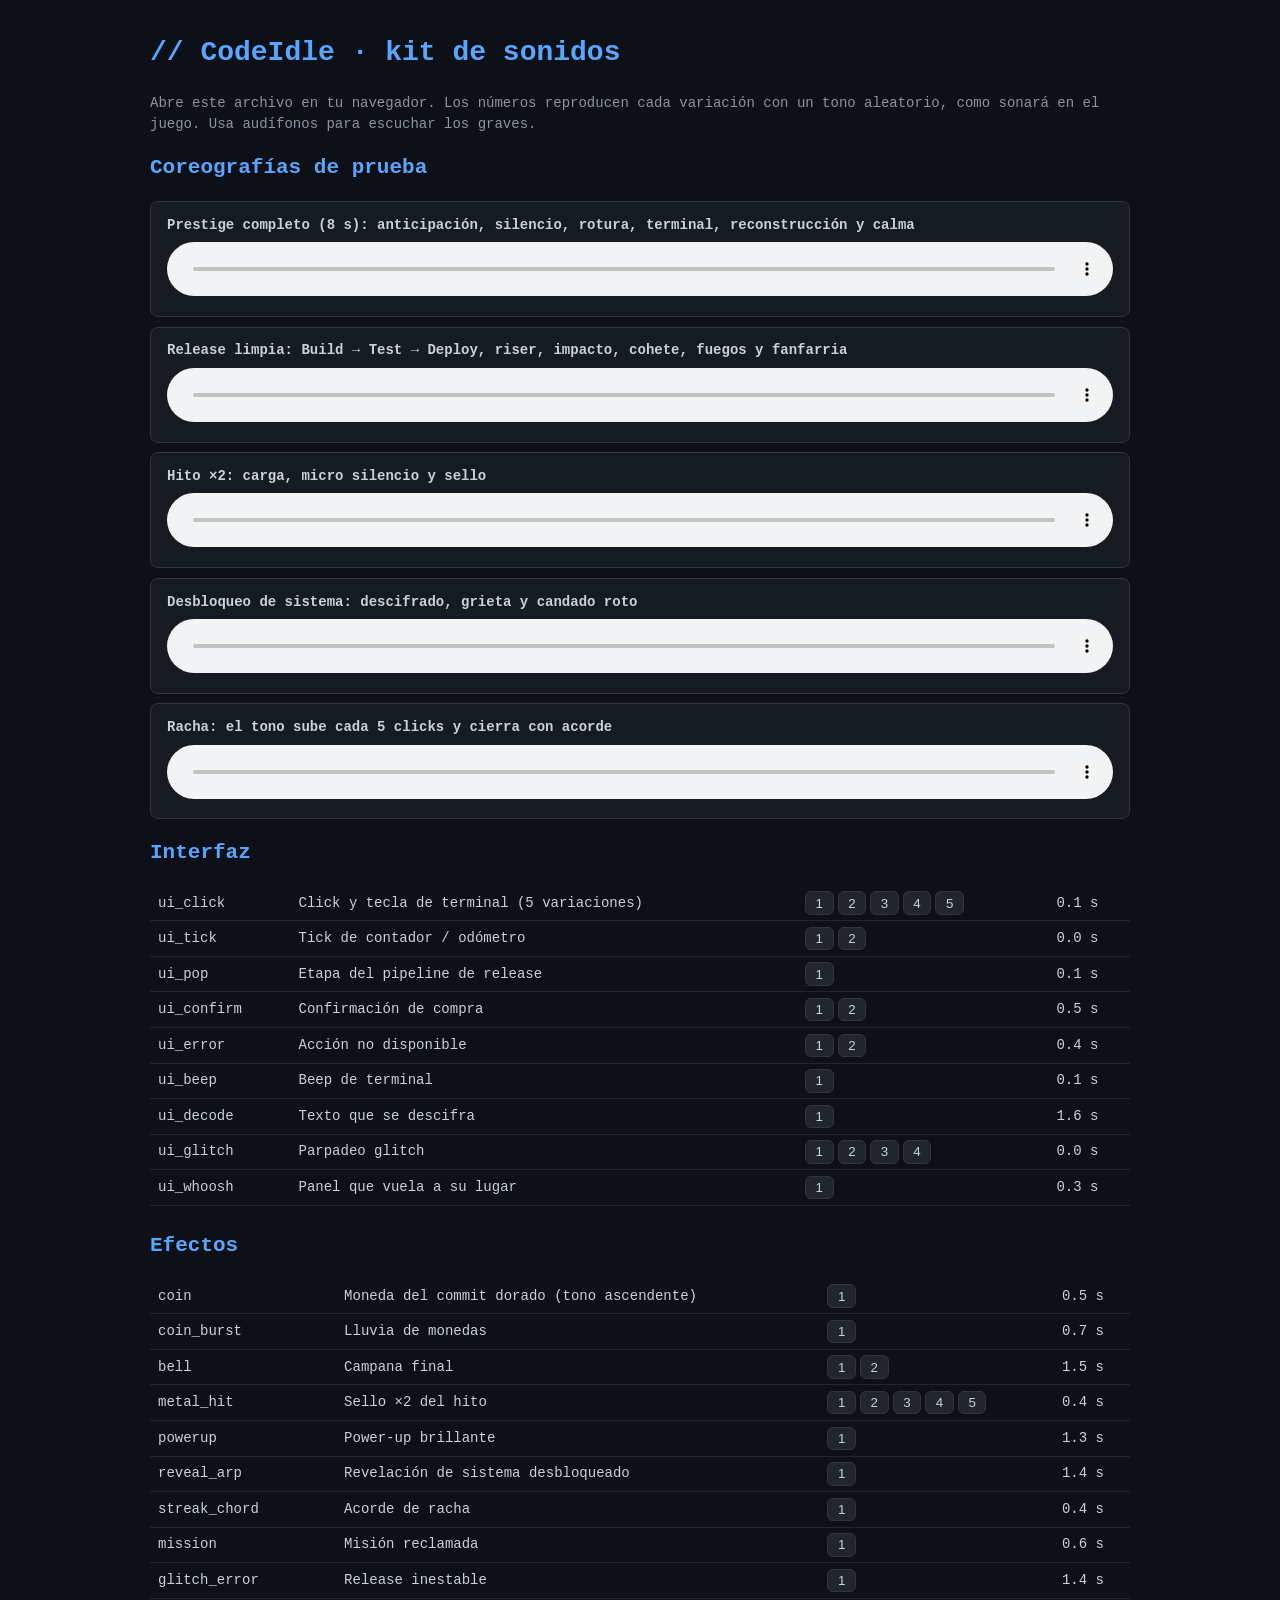
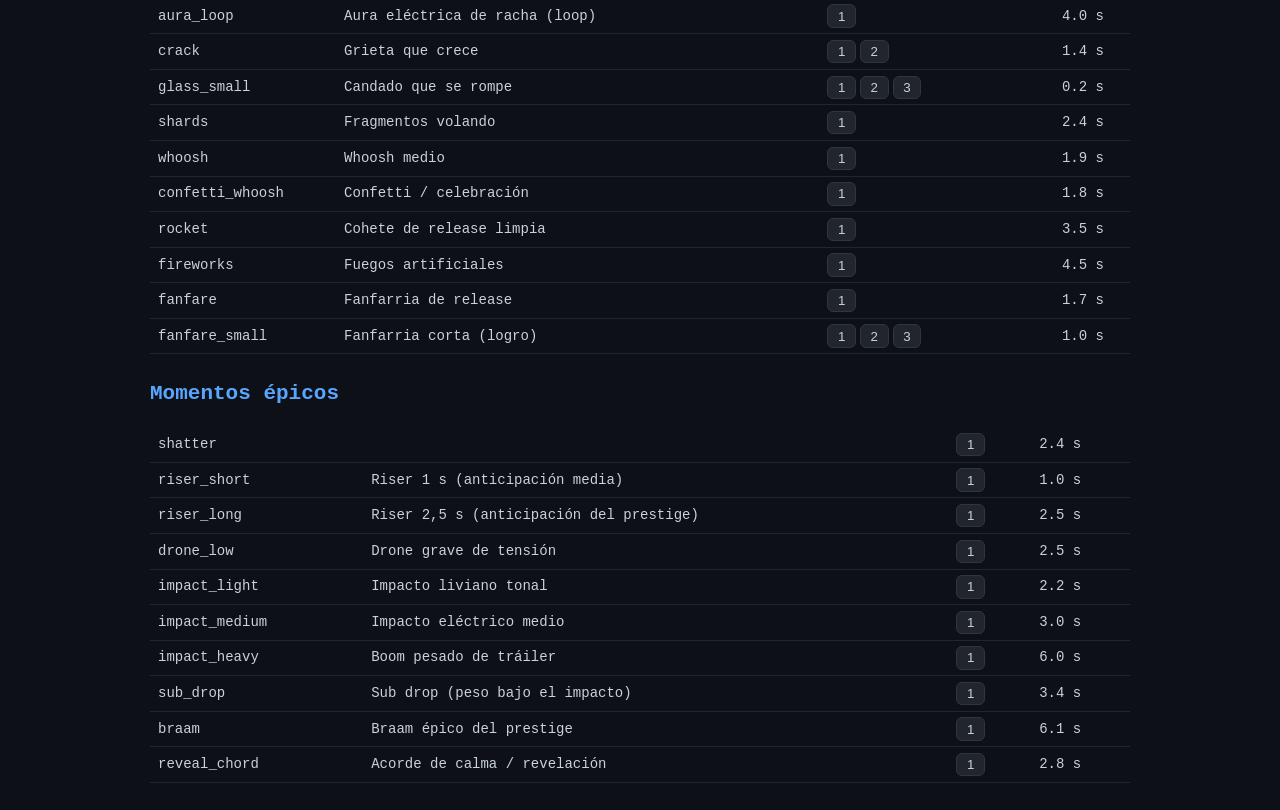
<file: assets/audio/preview.html>
<!DOCTYPE html><html lang="es"><head><meta charset="utf-8"><title>CodeIdle · Kit de sonidos</title>
<style>body{font:14px/1.5 ui-monospace,Consolas,monospace;background:#0d1117;color:#c9d1d9;max-width:980px;margin:2rem auto;padding:0 1rem}h1,h2{color:#58a6ff}table{width:100%;border-collapse:collapse;margin-bottom:1.5rem}td{border-bottom:1px solid #21262d;padding:.35rem .5rem;vertical-align:middle}button{background:#21262d;color:#c9d1d9;border:1px solid #30363d;border-radius:6px;padding:.2rem .6rem;margin-right:.25rem;cursor:pointer}button:hover{background:#30363d}.pv{background:#161b22;border:1px solid #30363d;border-radius:8px;padding:.8rem 1rem;margin:.6rem 0}audio{width:100%;margin-top:.4rem}.hint{color:#8b949e}</style></head><body>
<h1>// CodeIdle · kit de sonidos</h1><p class="hint">Abre este archivo en tu navegador. Los números reproducen cada variación con un tono aleatorio, como sonará en el juego. Usa audífonos para escuchar los graves.</p>
<h2>Coreografías de prueba</h2><div class="pv"><b>Prestige completo (8 s): anticipación, silencio, rotura, terminal, reconstrucción y calma</b><audio controls preload="none" src="preview/prestige_completo.mp3"></audio></div><div class="pv"><b>Release limpia: Build → Test → Deploy, riser, impacto, cohete, fuegos y fanfarria</b><audio controls preload="none" src="preview/release_limpia.mp3"></audio></div><div class="pv"><b>Hito ×2: carga, micro silencio y sello</b><audio controls preload="none" src="preview/hito_x2.mp3"></audio></div><div class="pv"><b>Desbloqueo de sistema: descifrado, grieta y candado roto</b><audio controls preload="none" src="preview/desbloqueo.mp3"></audio></div><div class="pv"><b>Racha: el tono sube cada 5 clicks y cierra con acorde</b><audio controls preload="none" src="preview/racha.mp3"></audio></div><h2>Interfaz</h2><table><tr><td><code>ui_click</code></td><td>Click y tecla de terminal (5 variaciones)</td><td><button onclick="p('ui/ui_click_1',0.08)">1</button><button onclick="p('ui/ui_click_2',0.08)">2</button><button onclick="p('ui/ui_click_3',0.08)">3</button><button onclick="p('ui/ui_click_4',0.08)">4</button><button onclick="p('ui/ui_click_5',0.08)">5</button></td><td>0.1 s</td></tr><tr><td><code>ui_tick</code></td><td>Tick de contador / odómetro</td><td><button onclick="p('ui/ui_tick_1',0.05)">1</button><button onclick="p('ui/ui_tick_2',0.05)">2</button></td><td>0.0 s</td></tr><tr><td><code>ui_pop</code></td><td>Etapa del pipeline de release</td><td><button onclick="p('ui/ui_pop',0.0)">1</button></td><td>0.1 s</td></tr><tr><td><code>ui_confirm</code></td><td>Confirmación de compra</td><td><button onclick="p('ui/ui_confirm_1',0.04)">1</button><button onclick="p('ui/ui_confirm_2',0.04)">2</button></td><td>0.5 s</td></tr><tr><td><code>ui_error</code></td><td>Acción no disponible</td><td><button onclick="p('ui/ui_error_1',0.03)">1</button><button onclick="p('ui/ui_error_2',0.03)">2</button></td><td>0.4 s</td></tr><tr><td><code>ui_beep</code></td><td>Beep de terminal</td><td><button onclick="p('ui/ui_beep',0.0)">1</button></td><td>0.1 s</td></tr><tr><td><code>ui_decode</code></td><td>Texto que se descifra</td><td><button onclick="p('ui/ui_decode',0.05)">1</button></td><td>1.6 s</td></tr><tr><td><code>ui_glitch</code></td><td>Parpadeo glitch</td><td><button onclick="p('ui/ui_glitch_1',0.1)">1</button><button onclick="p('ui/ui_glitch_2',0.1)">2</button><button onclick="p('ui/ui_glitch_3',0.1)">3</button><button onclick="p('ui/ui_glitch_4',0.1)">4</button></td><td>0.0 s</td></tr><tr><td><code>ui_whoosh</code></td><td>Panel que vuela a su lugar</td><td><button onclick="p('ui/ui_whoosh',0.1)">1</button></td><td>0.3 s</td></tr></table><h2>Efectos</h2><table><tr><td><code>coin</code></td><td>Moneda del commit dorado (tono ascendente)</td><td><button onclick="p('sfx/coin',0.0)">1</button></td><td>0.5 s</td></tr><tr><td><code>coin_burst</code></td><td>Lluvia de monedas</td><td><button onclick="p('sfx/coin_burst',0.05)">1</button></td><td>0.7 s</td></tr><tr><td><code>bell</code></td><td>Campana final</td><td><button onclick="p('sfx/bell_1',0.03)">1</button><button onclick="p('sfx/bell_2',0.03)">2</button></td><td>1.5 s</td></tr><tr><td><code>metal_hit</code></td><td>Sello ×2 del hito</td><td><button onclick="p('sfx/metal_hit_1',0.06)">1</button><button onclick="p('sfx/metal_hit_2',0.06)">2</button><button onclick="p('sfx/metal_hit_3',0.06)">3</button><button onclick="p('sfx/metal_hit_4',0.06)">4</button><button onclick="p('sfx/metal_hit_5',0.06)">5</button></td><td>0.4 s</td></tr><tr><td><code>powerup</code></td><td>Power-up brillante</td><td><button onclick="p('sfx/powerup',0.03)">1</button></td><td>1.3 s</td></tr><tr><td><code>reveal_arp</code></td><td>Revelación de sistema desbloqueado</td><td><button onclick="p('sfx/reveal_arp',0.0)">1</button></td><td>1.4 s</td></tr><tr><td><code>streak_chord</code></td><td>Acorde de racha</td><td><button onclick="p('sfx/streak_chord',0.0)">1</button></td><td>0.4 s</td></tr><tr><td><code>mission</code></td><td>Misión reclamada</td><td><button onclick="p('sfx/mission',0.02)">1</button></td><td>0.6 s</td></tr><tr><td><code>glitch_error</code></td><td>Release inestable</td><td><button onclick="p('sfx/glitch_error',0.05)">1</button></td><td>1.4 s</td></tr><tr><td><code>aura_loop</code></td><td>Aura eléctrica de racha (loop)</td><td><button onclick="p('sfx/aura_loop',0.0)">1</button></td><td>4.0 s</td></tr><tr><td><code>crack</code></td><td>Grieta que crece</td><td><button onclick="p('sfx/crack_1',0.05)">1</button><button onclick="p('sfx/crack_2',0.05)">2</button></td><td>1.4 s</td></tr><tr><td><code>glass_small</code></td><td>Candado que se rompe</td><td><button onclick="p('sfx/glass_small_1',0.08)">1</button><button onclick="p('sfx/glass_small_2',0.08)">2</button><button onclick="p('sfx/glass_small_3',0.08)">3</button></td><td>0.2 s</td></tr><tr><td><code>shards</code></td><td>Fragmentos volando</td><td><button onclick="p('sfx/shards',0.04)">1</button></td><td>2.4 s</td></tr><tr><td><code>whoosh</code></td><td>Whoosh medio</td><td><button onclick="p('sfx/whoosh',0.08)">1</button></td><td>1.9 s</td></tr><tr><td><code>confetti_whoosh</code></td><td>Confetti / celebración</td><td><button onclick="p('sfx/confetti_whoosh',0.03)">1</button></td><td>1.8 s</td></tr><tr><td><code>rocket</code></td><td>Cohete de release limpia</td><td><button onclick="p('sfx/rocket',0.0)">1</button></td><td>3.5 s</td></tr><tr><td><code>fireworks</code></td><td>Fuegos artificiales</td><td><button onclick="p('sfx/fireworks',0.0)">1</button></td><td>4.5 s</td></tr><tr><td><code>fanfare</code></td><td>Fanfarria de release</td><td><button onclick="p('sfx/fanfare',0.0)">1</button></td><td>1.7 s</td></tr><tr><td><code>fanfare_small</code></td><td>Fanfarria corta (logro)</td><td><button onclick="p('sfx/fanfare_small_1',0.0)">1</button><button onclick="p('sfx/fanfare_small_2',0.0)">2</button><button onclick="p('sfx/fanfare_small_3',0.0)">3</button></td><td>1.0 s</td></tr></table><h2>Momentos épicos</h2><table><tr><td><code>shatter</code></td><td></td><td><button onclick="p('epic/shatter',0.0)">1</button></td><td>2.4 s</td></tr><tr><td><code>riser_short</code></td><td>Riser 1 s (anticipación media)</td><td><button onclick="p('epic/riser_short',0.0)">1</button></td><td>1.0 s</td></tr><tr><td><code>riser_long</code></td><td>Riser 2,5 s (anticipación del prestige)</td><td><button onclick="p('epic/riser_long',0.0)">1</button></td><td>2.5 s</td></tr><tr><td><code>drone_low</code></td><td>Drone grave de tensión</td><td><button onclick="p('epic/drone_low',0.0)">1</button></td><td>2.5 s</td></tr><tr><td><code>impact_light</code></td><td>Impacto liviano tonal</td><td><button onclick="p('epic/impact_light',0.02)">1</button></td><td>2.2 s</td></tr><tr><td><code>impact_medium</code></td><td>Impacto eléctrico medio</td><td><button onclick="p('epic/impact_medium',0.02)">1</button></td><td>3.0 s</td></tr><tr><td><code>impact_heavy</code></td><td>Boom pesado de tráiler</td><td><button onclick="p('epic/impact_heavy',0.0)">1</button></td><td>6.0 s</td></tr><tr><td><code>sub_drop</code></td><td>Sub drop (peso bajo el impacto)</td><td><button onclick="p('epic/sub_drop',0.0)">1</button></td><td>3.4 s</td></tr><tr><td><code>braam</code></td><td>Braam épico del prestige</td><td><button onclick="p('epic/braam',0.0)">1</button></td><td>6.1 s</td></tr><tr><td><code>reveal_chord</code></td><td>Acorde de calma / revelación</td><td><button onclick="p('epic/reveal_chord',0.0)">1</button></td><td>2.8 s</td></tr></table><script>function p(f,r){const a=new Audio(f+'.mp3');a.preservesPitch=false;a.playbackRate=1+(Math.random()*2-1)*r;a.play();}</script></body></html>
</file>
